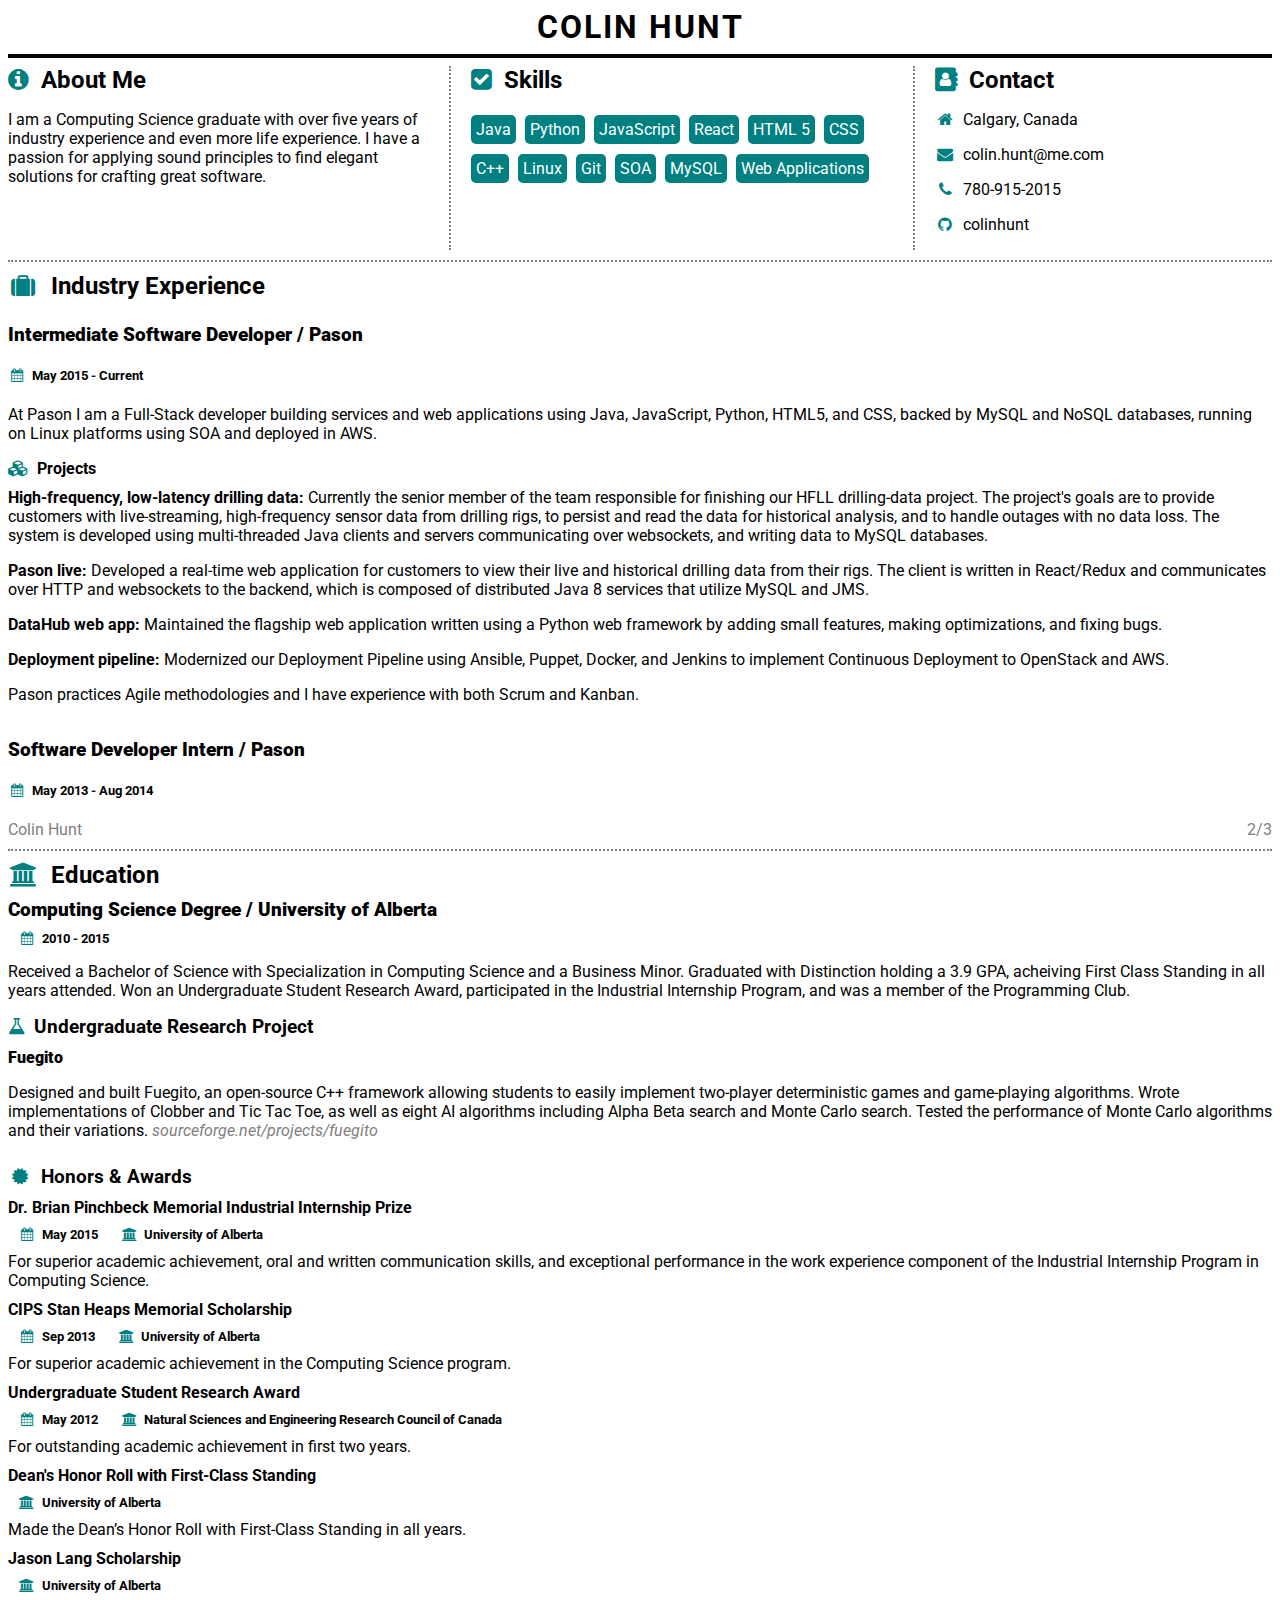
<file: index.html>
<!DOCTYPE html>
<html>
<title>Colin Hunt</title>
<meta charset="UTF-8">
<meta name="viewport" content="width=device-width, initial-scale=1">
<!-- <link rel="stylesheet" media="all" href="https://www.w3schools.com/lib/w3.css"> -->
<link rel='stylesheet' media="all" href='https://fonts.googleapis.com/css?family=Roboto'>
<link rel="stylesheet" media="all" href="https://cdnjs.cloudflare.com/ajax/libs/font-awesome/4.7.0/css/font-awesome.min.css">

<!-- <link rel="stylesheet" media="screen" href="resume.css"> -->
<link rel="stylesheet" media="all" href="print.css">

<style>
html,body,h1,h2,h3,h4,h5,h6 {font-family: "Roboto", sans-serif}
</style>
<body>
  <div id="bg-overlay">
    <!-- Page Container -->
    <div class="container">
      
      <header>
        <h1>COLIN HUNT</h1>
        <hr/>
      </header>
      <!-- Contact Avatar Skills -->
      <div id="contact-avatar-skills">

        <div id="about">
          <h2><i class="fa fa-info-circle"></i>About Me</h2>
          <p>I am a Computing Science graduate with over five years of industry experience and even more life experience. I have a passion for applying sound principles to find elegant solutions for crafting great software.</p>
        </div>
        
        <div id="avatar" class="my-card">
          <img src="/avatar.jpg" alt="Avatar">
        </div>
        <div class="dotted vertical-divider"></div>
        <div id="skills">

          <h2><i class="fa fa-check-square"></i>Skills</h2>

          <ul>
            <li>Java</li>
            <li>Python</li>
            <li>JavaScript</li>
            <li>React</li>
            <li>HTML 5</li>
            <li>CSS</li>
            <li>C++</li>
            <li>Linux</li>
            <li>Git</li>
            <li>SOA</li>
            <li>MySQL</li>
            <li>Web Applications</li>
          </ul>
        </div>
        <div class="dotted vertical-divider"></div>

        <div id="contact" class="my-card">
          <h2><i class="fa fa-address-book"></i>Contact</h2>

          <p><i class="fa fa-home fa-fw w3-margin-right w3-large w3-text-teal"></i>Calgary, Canada</p>
          <p><i class="fa fa-envelope fa-fw w3-margin-right w3-large w3-text-teal"></i>colin.hunt@me.com</p>
          <p><i class="fa fa-phone fa-fw w3-margin-right w3-large w3-text-teal"></i>780-915-2015</p>
          <p><a href="https://github.com/colinhunt">
            <i class="fa fa-github fa-fw"></i>colinhunt</a></p>
        </div>

      </div>
      <!-- End Left Column -->
      <div class="dotted horizontal-divider"></div>
      <!-- Right Column -->
      
      <div id="work-experience" class="my-card card-content">
          <h2><i class="fa fa-suitcase fa-fw"></i>Industry Experience</h2>
          <div id="pason">
            <h3 class="w3-opacity"><b>Intermediate Software Developer / Pason</b></h3>
            <h5 class="w3-text-teal"><i class="fa fa-calendar fa-fw w3-margin-right"></i>May 2015 - <span class="w3-tag w3-teal w3-round">Current</span></h5>
            <p>
            At Pason I am a Full-Stack developer building services and web applications using Java, JavaScript, Python, HTML5, and CSS, backed by MySQL and NoSQL databases, running on Linux platforms using SOA and deployed in AWS.
            
            <h4><i class="fa fa-cubes fa-fw"></i>Projects</h4>
            <b>High-frequency, low-latency drilling data:</b> Currently the senior member of the team responsible for finishing our HFLL drilling-data project. The project's goals are to provide customers with live-streaming, high-frequency sensor data from drilling rigs, to persist and read the data for historical analysis, and to handle outages with no data loss.
            The system is developed using multi-threaded Java clients and servers communicating over websockets, and writing data to MySQL databases.
            <p>
            <b>Pason live:</b> Developed a real-time web application for customers to view their live and historical drilling data from their rigs. The client is written in React/Redux and communicates over HTTP and websockets to the backend, which is composed of distributed Java 8 services that utilize MySQL and JMS.
            <p>
            <b>DataHub web app:</b> Maintained the flagship web application written using a Python web framework by adding small features, making optimizations, and fixing bugs.
            <p>
            <b>Deployment pipeline:</b> Modernized our Deployment Pipeline using Ansible, Puppet, Docker, and Jenkins to implement Continuous Deployment to OpenStack and AWS.
            <p> Pason practices Agile methodologies and I have experience with both Scrum and Kanban.
            </p>
          </div>
          <div id="internship">
            <h3 class="w3-opacity"><b>Software Developer Intern / Pason</b></h3>
            <h5 class="w3-text-teal"><i class="fa fa-calendar fa-fw w3-margin-right"></i>May 2013 - Aug 2014</h5>
          </div>
      </div>
      <div class="header">
        <span>Colin Hunt</span>
        <span>2/3</span>
      </div>
      <div class="dotted horizontal-divider"></div>
      <div id="education">

        <div class="top">
          <div id="projects-top">
            <h2 class="w3-text-grey w3-padding-16"><i class="fa fa-university fa-fw w3-margin-right w3-xxlarge w3-text-teal"></i>Education</h2>
              <h3 class="w3-opacity"><b>Computing Science Degree / University of Alberta</b></h3>
              <h5 class="w3-text-teal"><i class="fa fa-calendar fa-fw w3-margin-right"></i>2010 - 2015</h5>
              <p>
                Received a Bachelor of Science with Specialization in Computing Science and a Business Minor. Graduated with Distinction holding a 3.9 GPA, acheiving First Class Standing in all years attended. Won an Undergraduate Student Research Award, participated in the Industrial Internship Program, and was a member of the Programming Club.</p>
            <h3><i class="fa fa-flask"></i>Undergraduate Research Project</h3>
            <div id="fuegito">
              <h4><b>Fuegito</b></h4>
              <p>Designed and built Fuegito, an open-source C++ framework allowing students to easily implement two-player deterministic games and game-playing algorithms. Wrote implementations of Clobber and Tic Tac Toe, as well as eight AI algorithms including Alpha Beta search and Monte Carlo search. Tested the performance of Monte Carlo algorithms and their variations.
              <a href="https://sourceforge.net/projects/fuegito">
              sourceforge.net/projects/fuegito</a>
              </p>
            </div>
          </div>
        </div>
      <div id="awards">
        <h3><i class="fa fa-certificate fa-fw"></i>Honors & Awards</h3>

        <div>
        <h4>Dr. Brian Pinchbeck Memorial Industrial Internship Prize</h4>
        <h5>
          <span><i class="fa fa-calendar fa-fw"></i>May 2015</span>
          <span><i class="fa fa-university fa-fw"></i>University of Alberta</span>
        </h5>
        For superior academic achievement, oral and written communication skills, and exceptional performance in the work experience component of the Industrial Internship Program in Computing Science.
        </div>
        <div>
        <h4>CIPS Stan Heaps Memorial Scholarship</h4>
        <h5>
          <span><i class="fa fa-calendar fa-fw"></i>Sep 2013</span>
          <span><i class="fa fa-university fa-fw"></i>University of Alberta</span>
        </h5>
        For superior academic achievement in the Computing Science program.
        </div>
        
        <div>
        <h4>Undergraduate Student Research Award</h4>
        <h5>
          <span><i class="fa fa-calendar fa-fw"></i>May 2012</span>
          <span><i class="fa fa-university fa-fw"></i>Natural Sciences and Engineering Research Council of Canada</span>
        </h5>
        For outstanding academic achievement in first two years.
        </div>
        
        <div>
        <h4>Dean's Honor Roll with First-Class Standing</h4>
        <h5>
          <span><i class="fa fa-university fa-fw"></i>University of Alberta</span>
        </h5>
        Made the Dean’s Honor Roll with First-Class Standing in all years.
        </div>
        
        <div>
        <h4>Jason Lang Scholarship</h4>
        <h5>
          <span><i class="fa fa-university fa-fw"></i>University of Alberta</span>
        </h5>
        Lifetime maximum of three awarded for outstanding academic achievement.
        </div>
      </div>    
      </div>

      <!-- End Right Column -->
          
    <!-- End Page Container -->
    </div>
  </div>
</body>
</html>
</file>
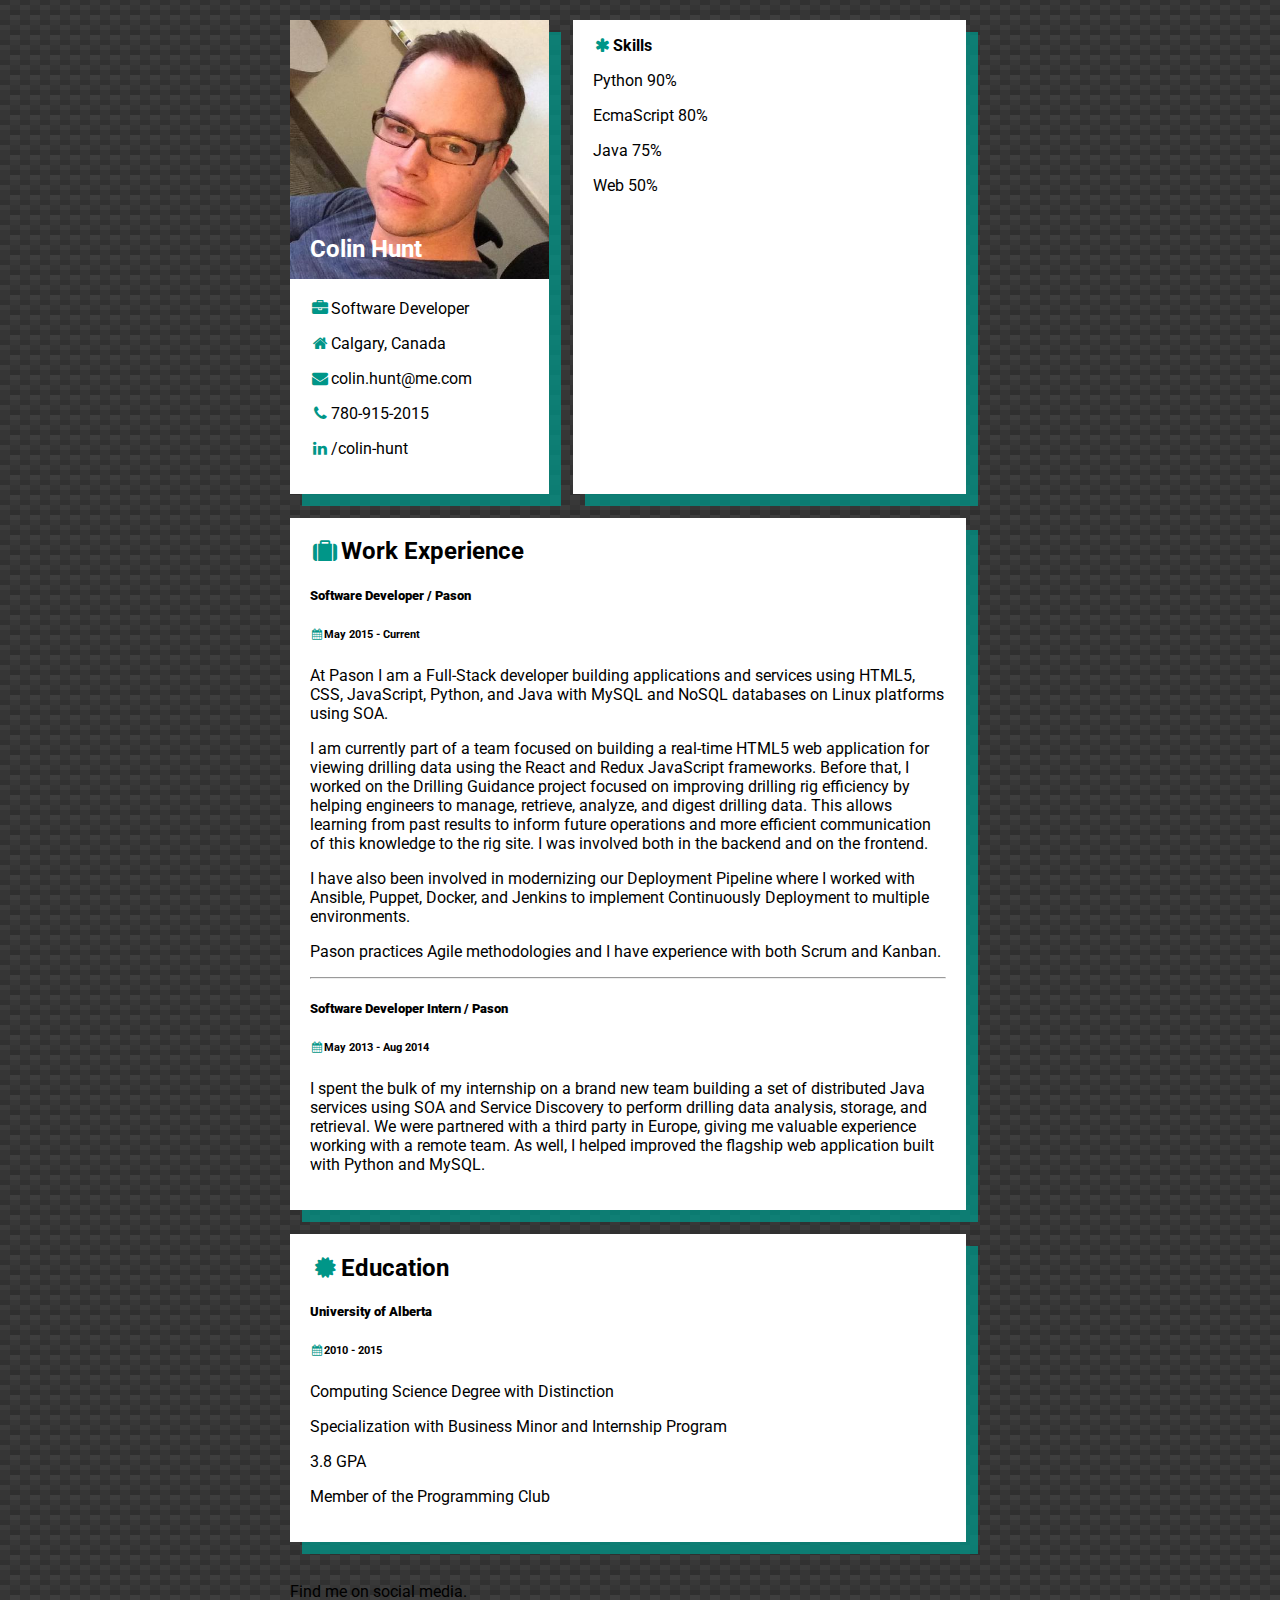
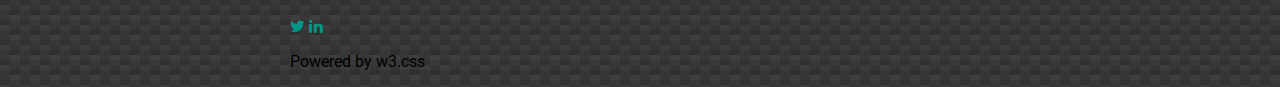
<file: resume.html>
<!DOCTYPE html>
<html>
<title>Colin Hunt</title>
<meta charset="UTF-8">
<meta name="viewport" content="width=device-width, initial-scale=1">
<!-- <link rel="stylesheet" media="all" href="https://www.w3schools.com/lib/w3.css"> -->
<link rel='stylesheet' media="all" href='https://fonts.googleapis.com/css?family=Roboto'>
<link rel="stylesheet" media="all" href="https://cdnjs.cloudflare.com/ajax/libs/font-awesome/4.7.0/css/font-awesome.min.css">

<link rel="stylesheet" href="resume.css">
<style>
html,body,h1,h2,h3,h4,h5,h6 {font-family: "Roboto", sans-serif}
</style>
<body>
<div id="bg-overlay">
<!-- Page Container -->
<div class="container">
  
    <!-- Left Column -->
    <div id="sidebar">
    
      <div id="avatar-contact" class="my-card">
        <div id="avatar" class="w3-display-container">
          <img src="/avatar.jpg" style="width:100%" alt="Avatar">
          <div id="avatar-name">
            <h2>Colin Hunt</h2>
          </div>
        </div>
        <div id="contact" class="card-content">
          <p><i class="fa fa-briefcase fa-fw w3-margin-right w3-large w3-text-teal"></i>Software Developer</p>
          <p><i class="fa fa-home fa-fw w3-margin-right w3-large w3-text-teal"></i>Calgary, Canada</p>
          <p><i class="fa fa-envelope fa-fw w3-margin-right w3-large w3-text-teal"></i>colin.hunt@me.com</p>
          <p><i class="fa fa-phone fa-fw w3-margin-right w3-large w3-text-teal"></i>780-915-2015</p>
          <a href="https://www.linkedin.com/in/colin-hunt">
            <p><i class="fa fa-linkedin fa-fw"></i>/colin-hunt</p></a>

        </div>
      </div>
      
      <div id="my-info" class="my-card">

      <div class="card-content">
        <div id="skills">

          <p class="w3-large"><b><i class="fa fa-asterisk fa-fw w3-margin-right w3-text-teal"></i>Skills</b></p>
          <span>Python</span>
          <span class="w3-light-grey w3-round-xlarge w3-small">
            <span class="w3-container w3-center w3-round-xlarge w3-teal" style="width:90%">90%</span>
          </span>

          <p/>
          <span>EcmaScript</span>
          <span class="w3-light-grey w3-round-xlarge w3-small">
            <span class="w3-container w3-center w3-round-xlarge w3-teal" style="width:80%">
              <span class="w3-center w3-text-white">80%</span>
            </span>
          </span>

          <p/>
          <span>Java</span>
          <span class="w3-light-grey w3-round-xlarge w3-small">
            <span class="w3-container w3-center w3-round-xlarge w3-teal" style="width:75%">75%</span>
          </span>

          <p/>
          <span>Web</span>
          <span class="w3-light-grey w3-round-xlarge w3-small">
            <span class="w3-container w3-center w3-round-xlarge w3-teal" style="width:50%">50%</span>
          </span>
          <br>

        </div>

<!--         <div id="languages">

          <p class="w3-large w3-text-theme"><b><i class="fa fa-globe fa-fw w3-margin-right w3-text-teal"></i>Languages</b></p>

          <p/>
          <span>English</span>
          <span class="w3-light-grey w3-round-xlarge">
            <span class="w3-round-xlarge w3-teal" style="height:24px;width:100%"></span>
          </span>

          <p/>
          <span>Spanish</span>
          <span class="w3-light-grey w3-round-xlarge">
            <span class="w3-round-xlarge w3-teal" style="height:24px;width:55%"></span>
          </span>

          <p/>
          <span>German</span>
          <span class="w3-light-grey w3-round-xlarge">
            <span class="w3-round-xlarge w3-teal" style="height:24px;width:25%"></span>
          </span>
          <br>

        </div>
 -->
        </div>
      </div>
      </div>
    <!-- End Left Column -->

    <!-- Right Column -->
    <div id="content">
    
      <div id="work-experience" class="my-card card-content">
        <h2 class="w3-text-grey w3-padding-16"><i class="fa fa-suitcase fa-fw w3-margin-right w3-xxlarge w3-text-teal"></i>Work Experience</h2>
        <div class="w3-container">
          <h5 class="w3-opacity"><b>Software Developer / Pason</b></h5>
          <h6 class="w3-text-teal"><i class="fa fa-calendar fa-fw w3-margin-right"></i>May 2015 - <span class="w3-tag w3-teal w3-round">Current</span></h6>
          <p>
          At Pason I am a Full-Stack developer building applications and services using HTML5, CSS, JavaScript, Python, and Java with MySQL and NoSQL databases on Linux platforms using SOA.
          <p> I am currently part of a team focused on building a real-time HTML5 web application for viewing drilling data using the React and Redux JavaScript frameworks. Before that, I worked on the Drilling Guidance project focused on improving drilling rig efficiency by helping engineers to manage, retrieve, analyze, and digest drilling data. This allows learning from past results to inform future operations and more efficient communication of this knowledge to the rig site. I was involved both in the backend and on the frontend. 
          <p>I have also been involved in modernizing our Deployment Pipeline where I worked with Ansible, Puppet, Docker, and Jenkins to implement Continuously Deployment to multiple environments.
          <p> Pason practices Agile methodologies and I have experience with both Scrum and Kanban.
          </p>
          <hr>
        </div>
        <div class="w3-container">
          <h5 class="w3-opacity"><b>Software Developer Intern / Pason</b></h5>
          <h6 class="w3-text-teal"><i class="fa fa-calendar fa-fw w3-margin-right"></i>May 2013 - Aug 2014</h6>
          <p>I spent the bulk of my internship on a brand new team building a set of distributed Java services using SOA and Service Discovery to perform drilling data analysis, storage, and retrieval. We were partnered with a third party in Europe, giving me valuable experience working with a remote team. As well, I helped improved the flagship web application built with Python and MySQL.
          </p>
        </div>
      </div>

      <div id="education" class="my-card card-content">
        <h2 class="w3-text-grey w3-padding-16"><i class="fa fa-certificate fa-fw w3-margin-right w3-xxlarge w3-text-teal"></i>Education</h2>
        <div class="w3-container">
          <h5 class="w3-opacity"><b>University of Alberta</b></h5>
          <h6 class="w3-text-teal"><i class="fa fa-calendar fa-fw w3-margin-right"></i>2010 - 2015</h6>
          <p>Computing Science Degree with Distinction 
          <p>Specialization with Business Minor and Internship Program
          <p>3.8 GPA
          <p>Member of the Programming Club
          </p>
        </div>
      </div>

    <!-- End Right Column -->
    </div>
      
  <!-- End Page Container -->
<footer class="w3-container w3-teal w3-center w3-margin-top">
  <p>Find me on social media.</p>
  <i class="fa fa-twitter w3-hover-text-light-blue w3-large"></i>
  <i class="fa fa-linkedin w3-hover-text-indigo w3-large"></i>
  <p>Powered by <a href="https://www.w3schools.com/w3css/default.asp" target="_blank">w3.css</a></p>
</footer>

</div>

<!-- <link rel="stylesheet" media="print" href="print.css"> -->
</div>
</body>
</html>
</file>
<file: resume.css>
body {
    /*background-color: #bbb;*/
    background:
    linear-gradient(27deg, #151515 5px, transparent 5px) 0 5px,
    linear-gradient(207deg, #151515 5px, transparent 5px) 10px 0px,
    linear-gradient(27deg, #222 5px, transparent 5px) 0px 10px,
    linear-gradient(207deg, #222 5px, transparent 5px) 10px 5px,
    linear-gradient(90deg, #1b1b1b 10px, transparent 10px),
    linear-gradient(#1d1d1d 25%, #1a1a1a 25%, #1a1a1a 50%, transparent 50%, transparent 75%, #242424 75%, #242424);
    background-color: #131313;
    background-size: 20px 20px;
    margin: 0;
}

#bg-overlay {
    display: flex;
    justify-content: center;
    background-color: rgba(255, 255, 255, 0.12);
    width: 100%;
}

.container {
    display: flex;
    /*justify-content: center;*/
    flex-direction: column;
    max-width: 700px;
    margin-top: 20px;
}

#content {
    display: flex;
    flex-direction: column;
}

#sidebar {
    display: flex;
    padding: 0;
}

#my-info {
    display: flex; 
    flex-direction: column;
    /*margin-left: 20px;*/
    width: 100%;
}

#avatar {
    position: relative;
}

#avatar-name {
    position: absolute;
    bottom: 0;
    padding-left: 20px;
    color: white;
}

.my-card {
    box-shadow: 12px 12px 0 0px rgba(0, 150, 136, 0.75);
    margin-bottom: 24px;
    margin-right: 24px;
    background-color: white;
}

.card-content {
    padding: 20px;
    padding-top: 0;
}

a {
    color: black;
    text-decoration: none;
}

i {
    color: rgb(0, 150, 136);
}
</file>
<file: print.css>
#avatar img {
    border-radius: 50%;
    width: 100%;
    filter: grayscale(70%);
    margin: auto;
}

#sf-icon {
    color: teal;
    width: 16px;
    margin-right: .5em;
}

#avatar-name {
    display: none;
}

#contact-avatar-skills {
    display: flex;
    width: 100%;
    justify-content: space-between;
}

#about {
    width: 50%;
}

#contact {
    width: 40%;
}

#avatar {
    display: none;
    align-items: center;
    width: 20%;
    margin: 2em;
    align-self: center;
    border-style: dotted;
    border-width: 8px;
    border-color: teal;
    border-radius: 50%;
}

#skills {
    width: 50%;
}

#skills > ul {
    list-style-type: none;
    padding: 0;
}

#skills > ul > li {
    display: inline-block;
    background-color: teal;
    padding: 5px;
    margin-top: 5px;
    margin-bottom: 5px;
    margin-right: 5px;
    border-radius: 5px;
    color: white;
}

#experience-projects {
    display: flex;
}

#projects,
#education,
#work-experience {
    display: flex;
    flex-direction: column;
}

#work-experience {
    /*page-break-after: always;*/
}

#fuegito,
#internship {
}

#education-awards {
    display: flex;
}

#projects-top a,
#projects-bottom a {
    color: grey;
    font-style: italic;
}

#contact {
    /*width: 40%;*/
}

#education {
}

#projects-top {
    width: 120%;
}

#education-contact {
    border-left: 2px dotted grey;
    border-bottom: 2px dotted grey;
    width: 100%;
    margin-left: 20px;
    padding-left: 20px;
}

#education-contact .vertical-divider {
    margin-left: 0;
}

#education .top {
    display: flex;
}

#awards h5 span {
    margin-right: 20px;
}

#awards > div {
    /*border: 1px dashed grey;*/
    /*border-radius: 10px;*/
    /*display: inline-block; */
    /*padding: 10px;*/
    /*margin: 5px;*/
}

#awards h4 {
    margin-bottom: 0;
}

#awards h5 {
    margin: 10px;
}

#education h3, h4 {
    margin-top: 10px;
    margin-bottom: 10px;
}

#education h5 {
    margin: 10px;
}

header {
    text-align: center;
    letter-spacing: 2px;
}

hr {
    border-style: solid;
    border-width: 2px;
    border-color: black;
}

.divider {
    margin: 20px;
}

.vertical-divider {
    margin-left: 20px;
    margin-right: 20px;
    border-left: 2px dotted grey;
}

.horizontal-divider {
    margin-top: 10px;
    margin-bottom: 10px;
    border-top: 2px dotted grey;
}

.header {
    display: flex;
    justify-content: space-between;
    color: grey;
}

i {
    color: teal;
    margin-right: .5em;
}

h2 > i {
    margin-right: .5em;
}

#education ul {
    padding-left: 25px;
}

a {
    color: black;
    text-decoration: none;
    display: inline-block;
}

h1, h2 {
    margin-top: 0;
    margin-bottom: 5px;
}
</file>
